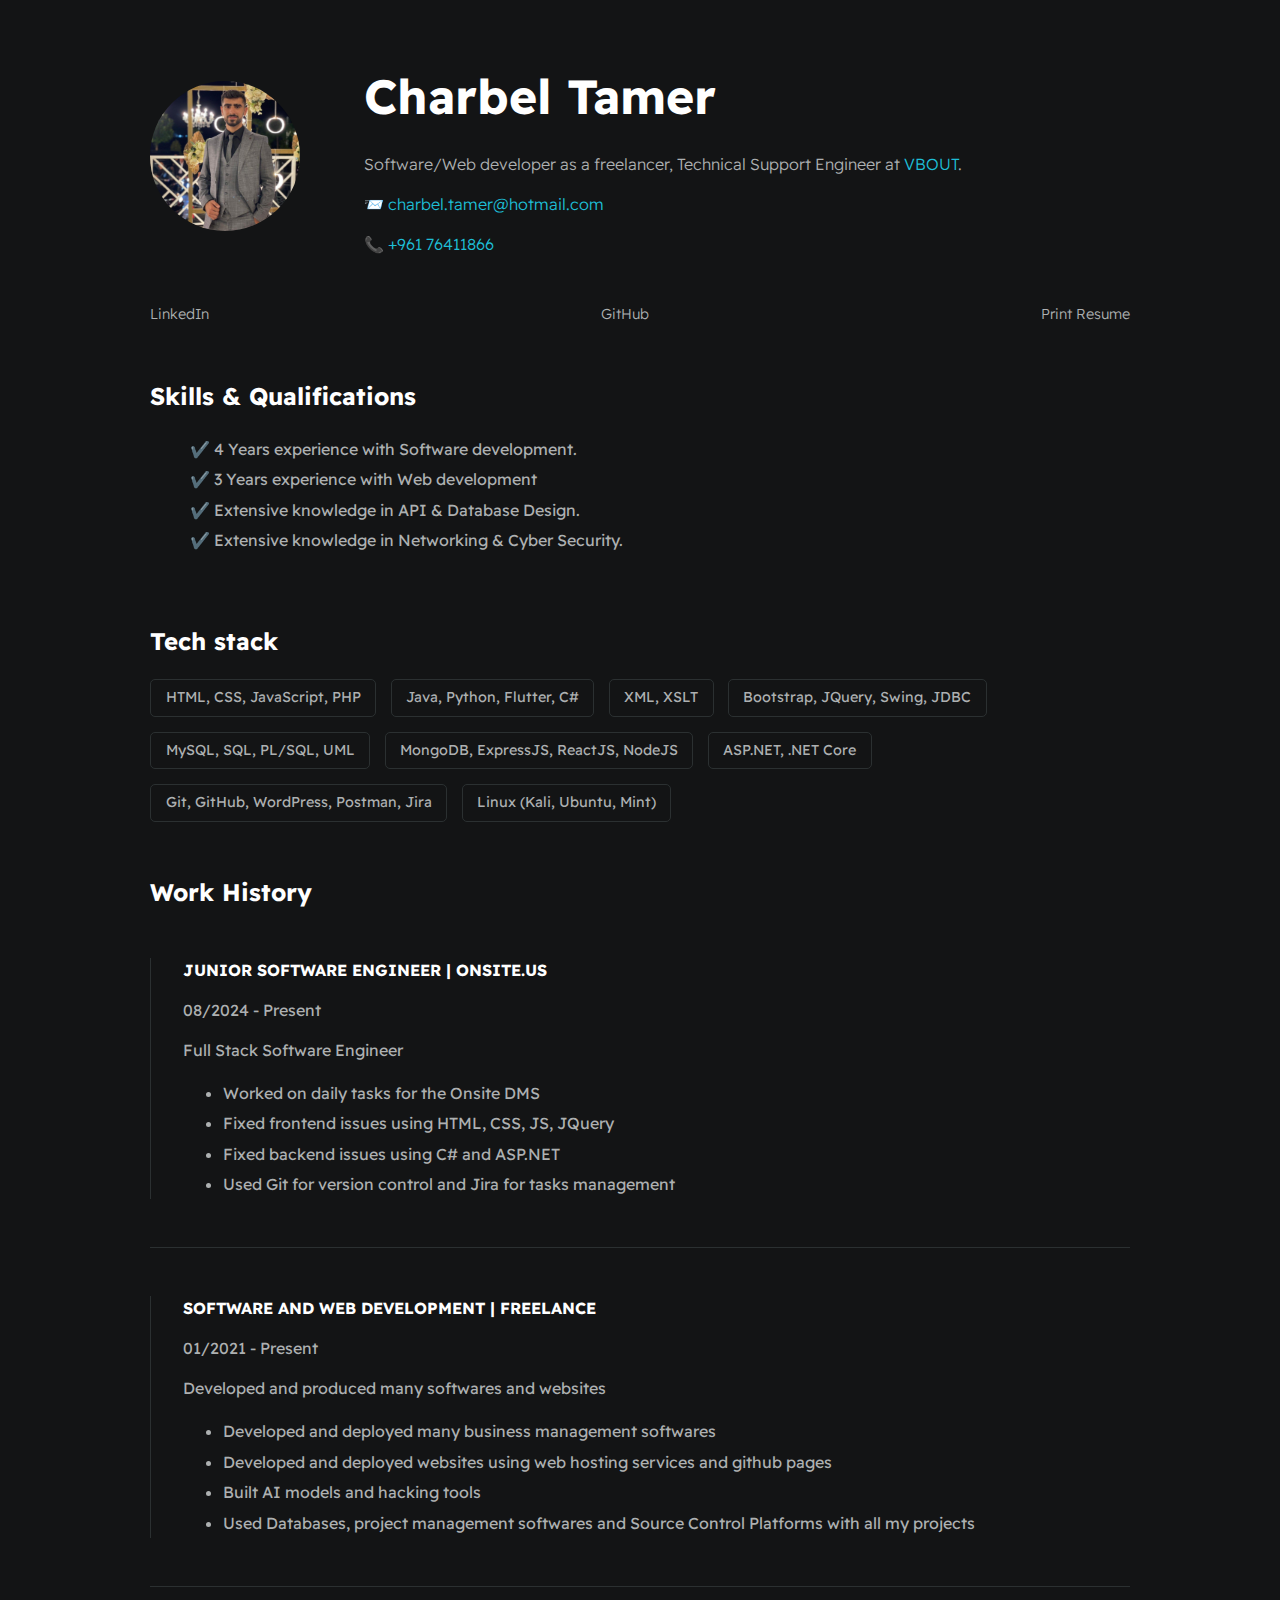
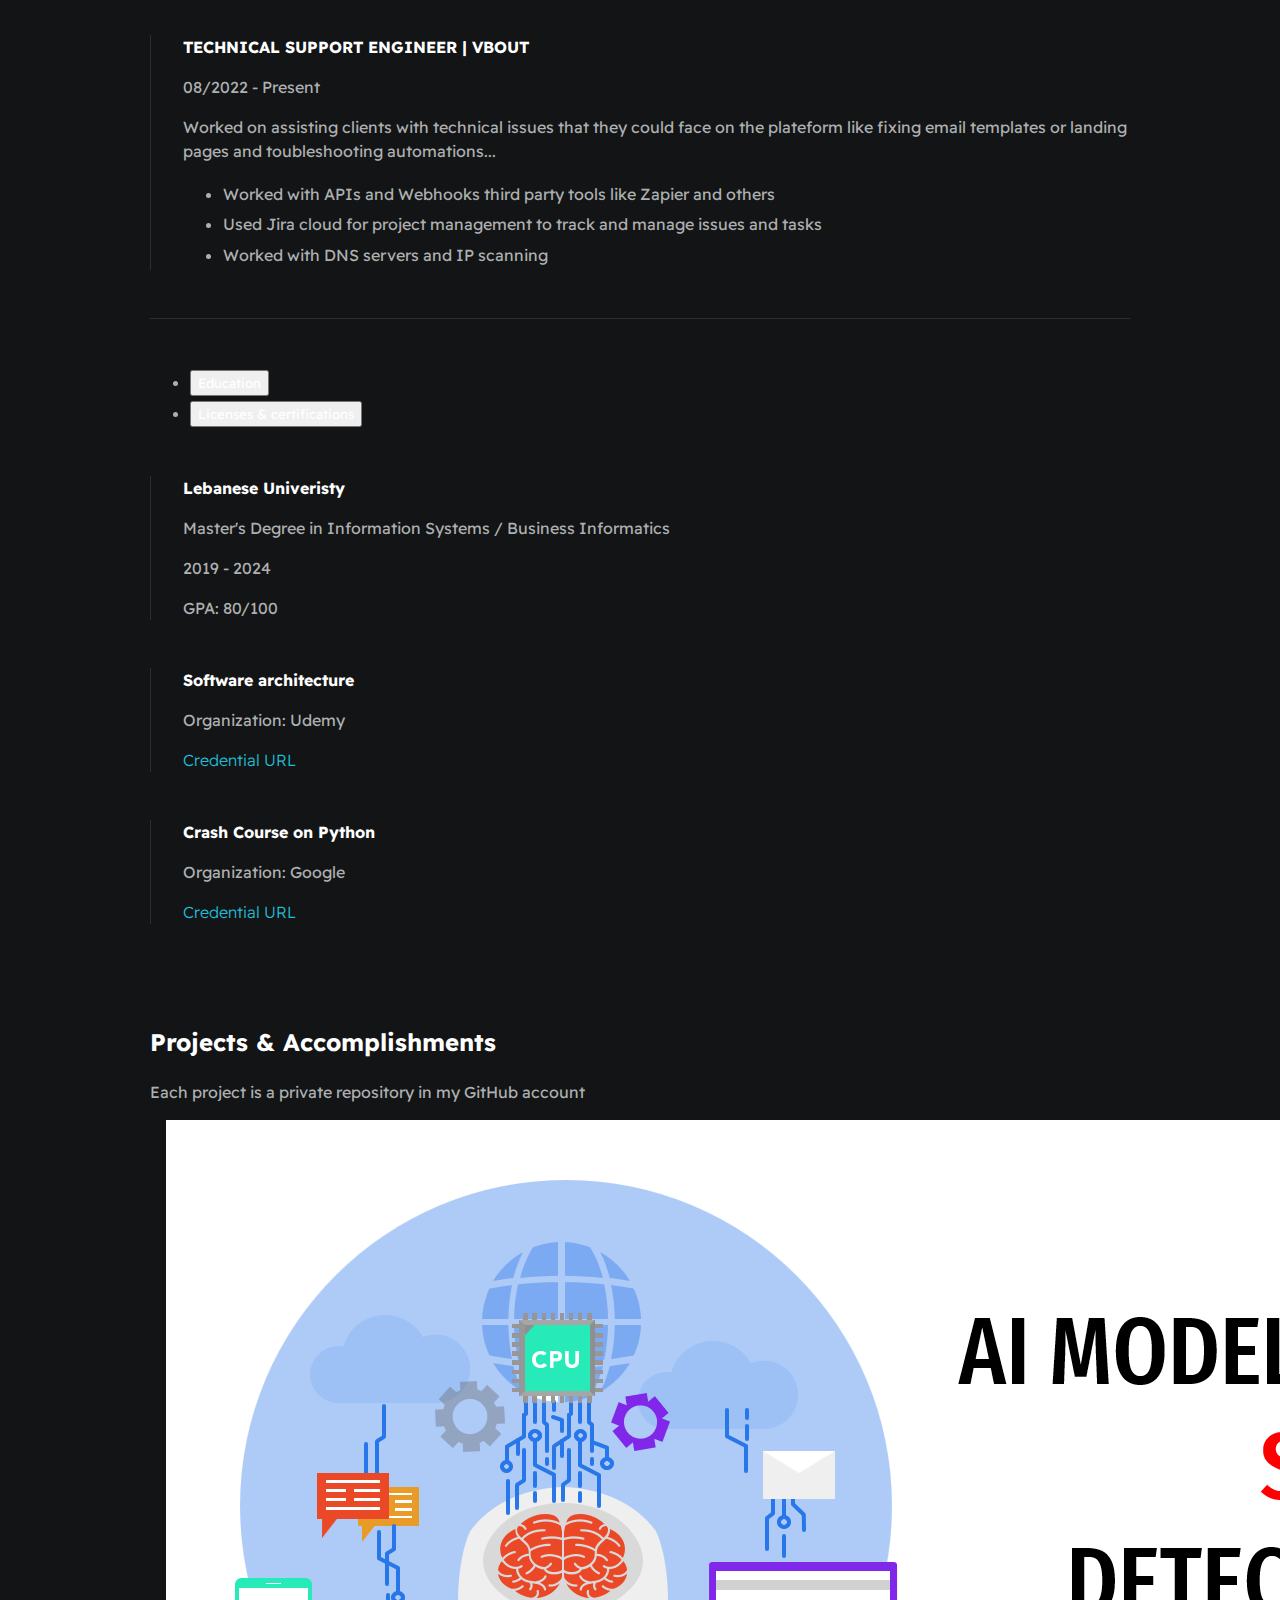
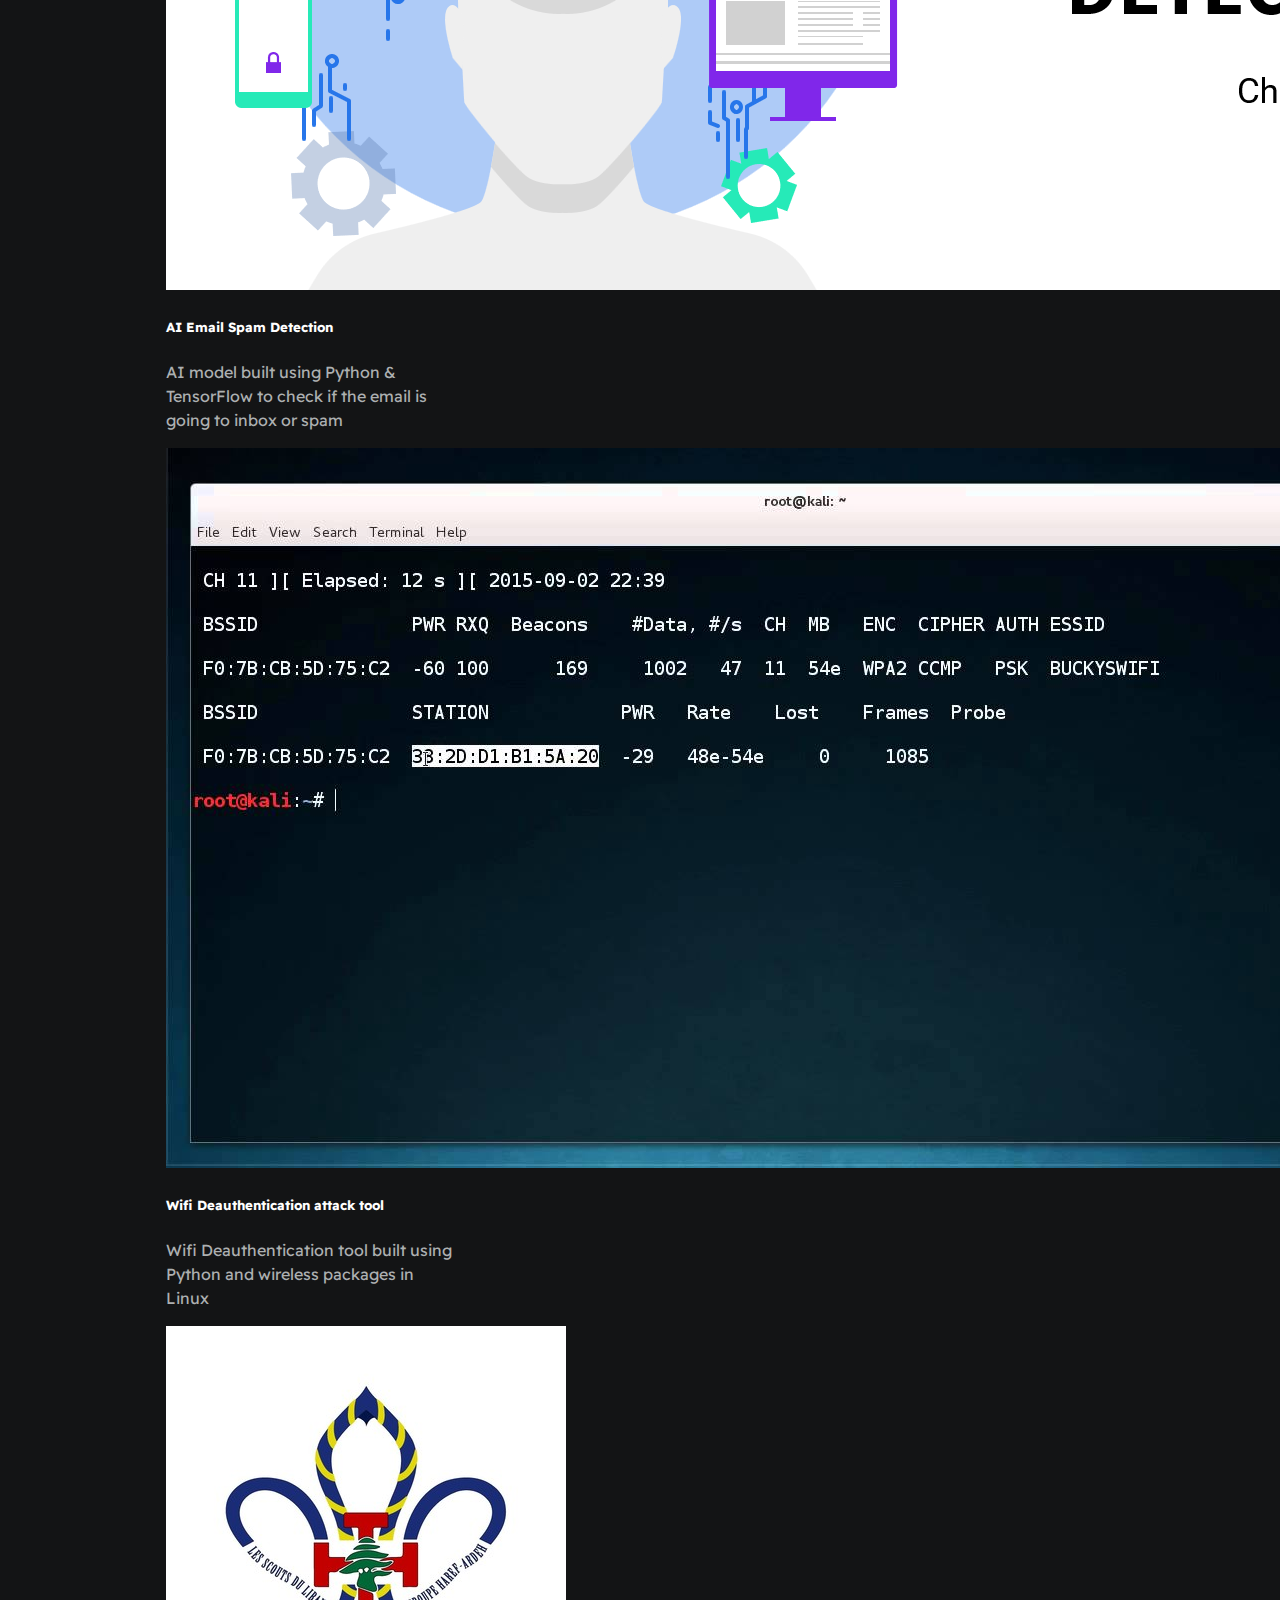
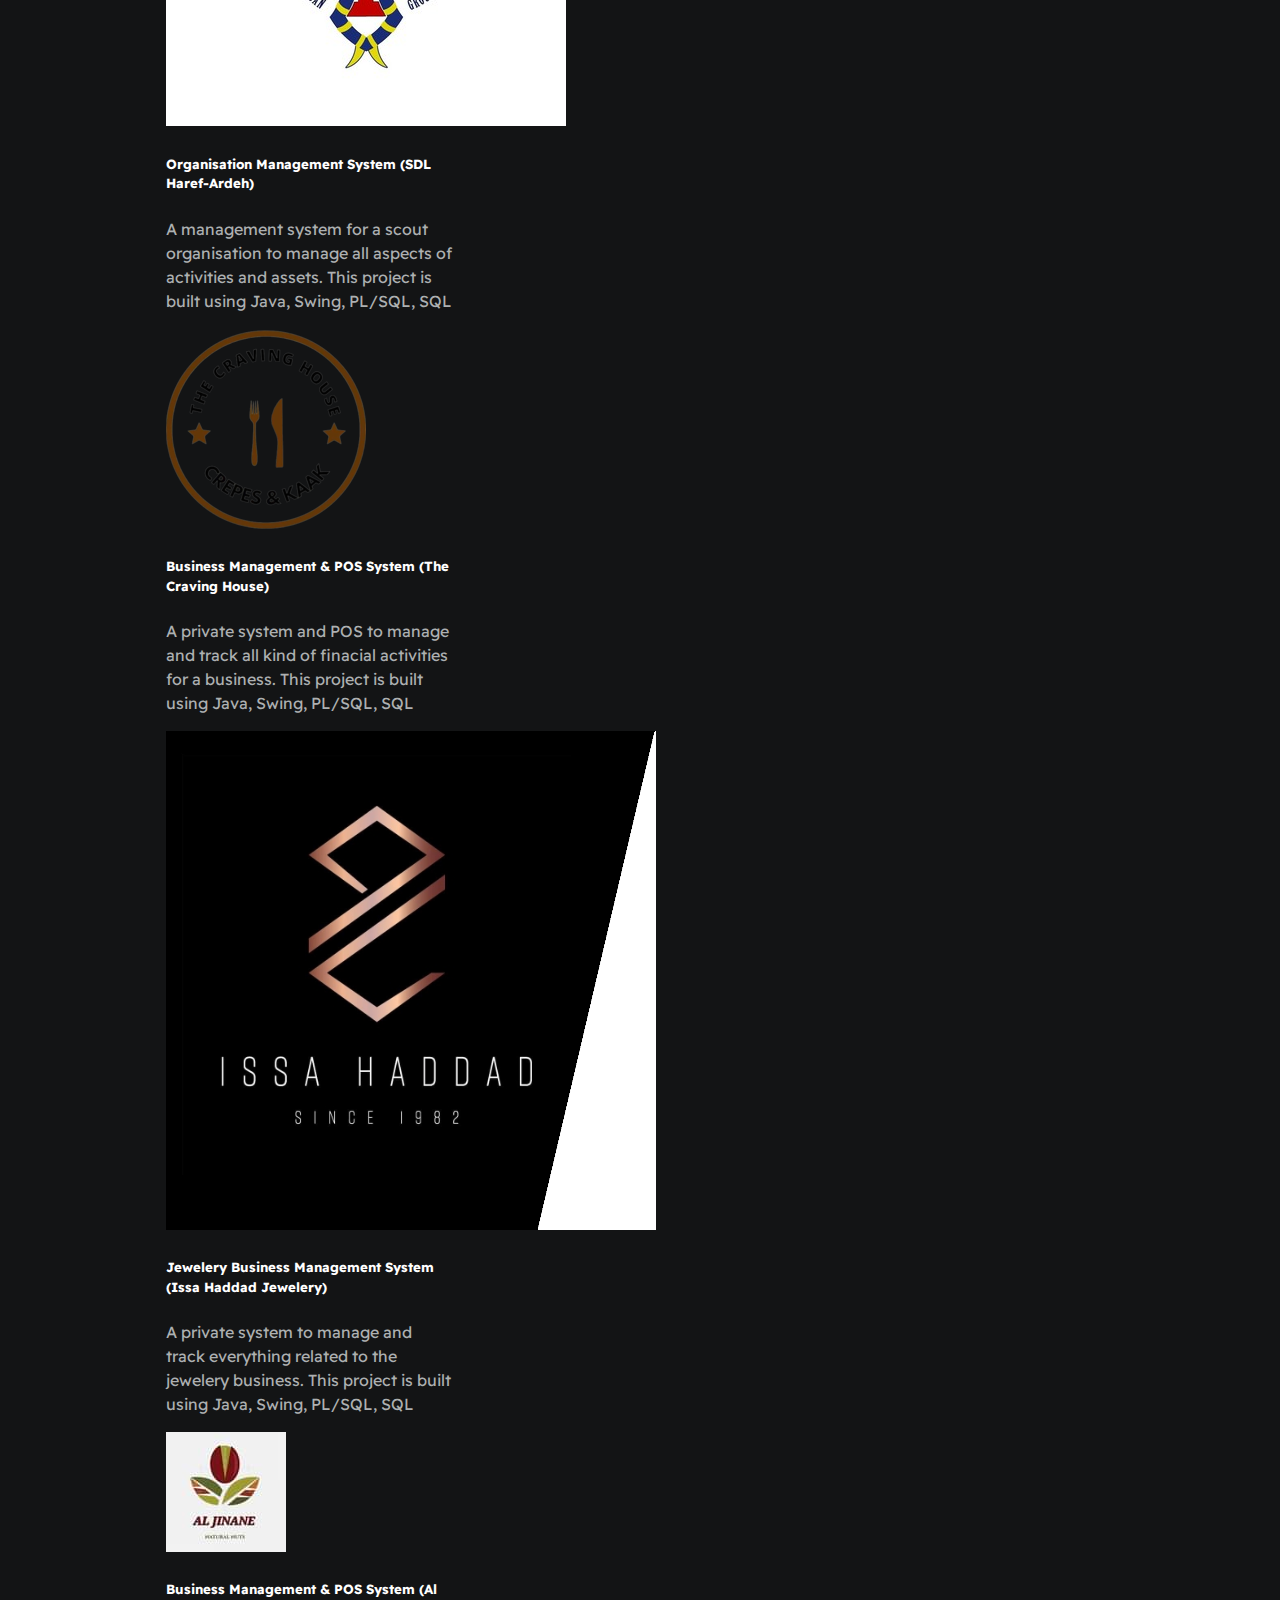
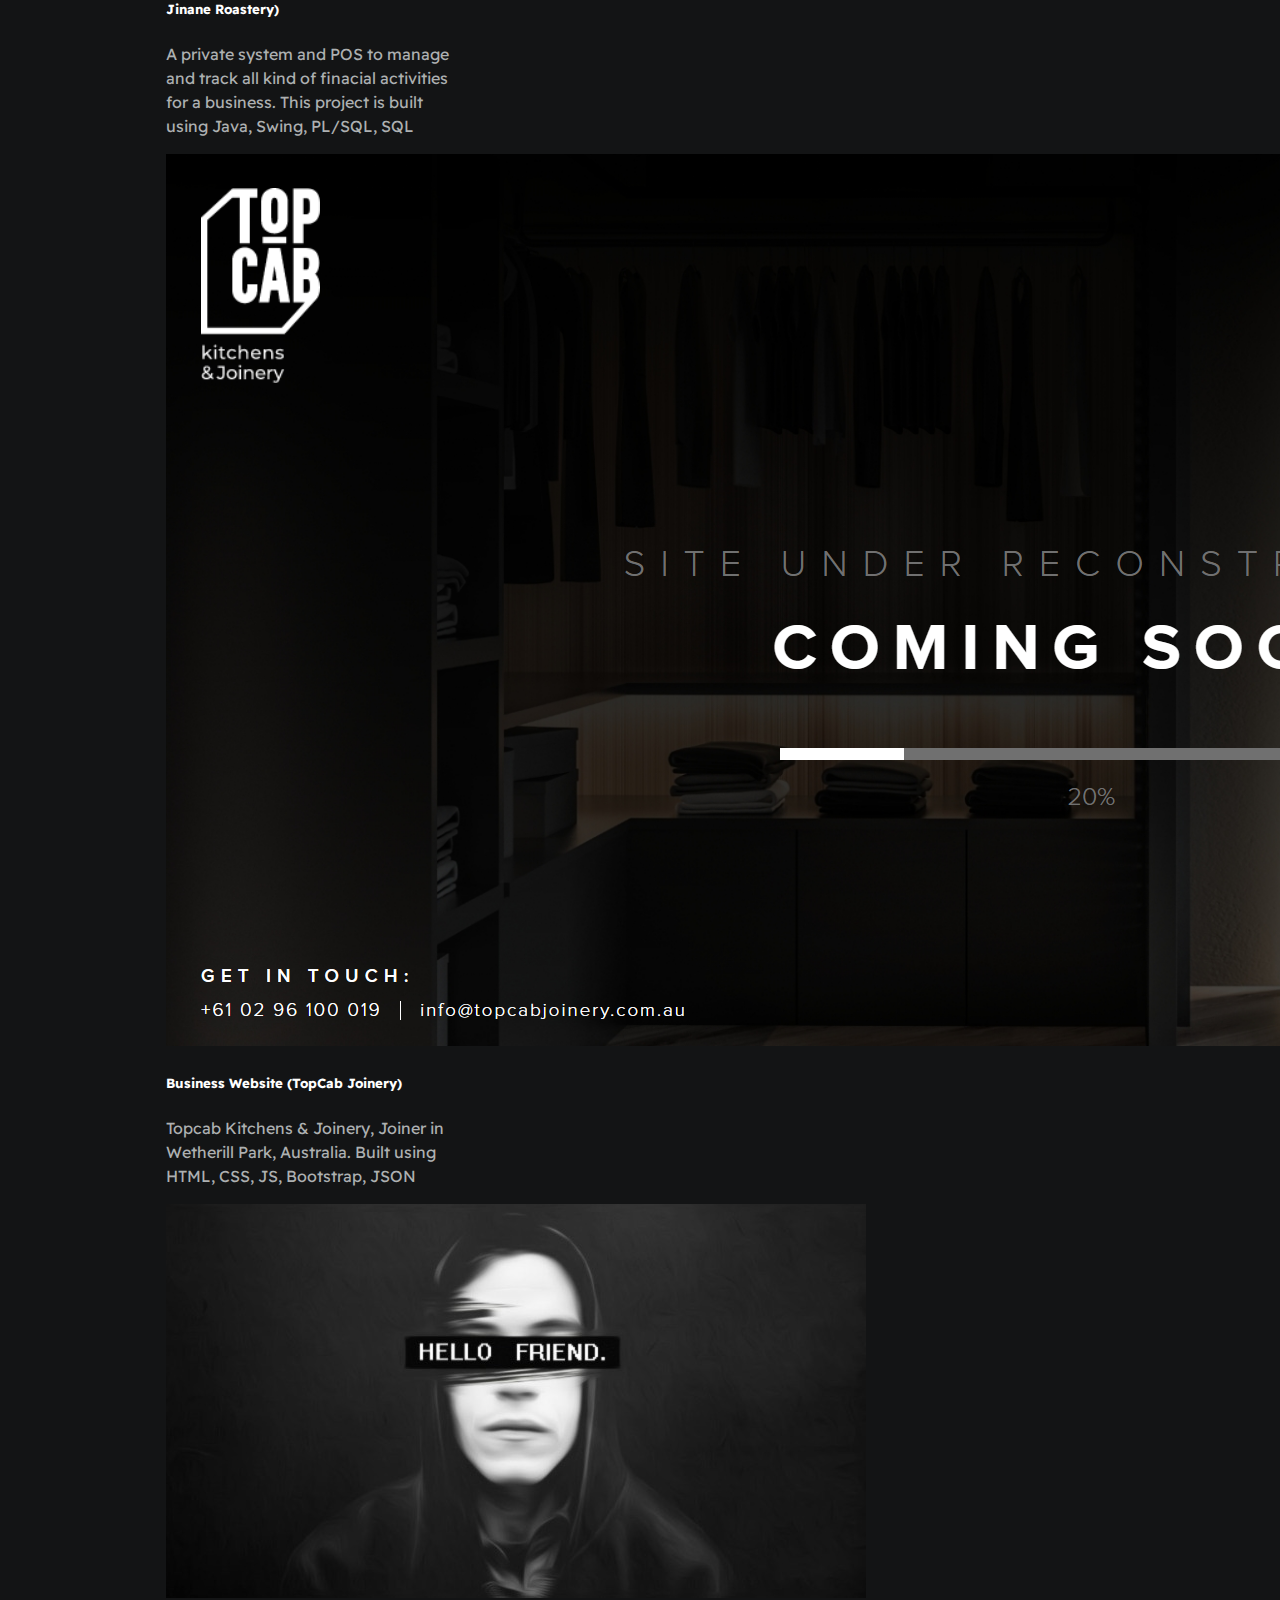
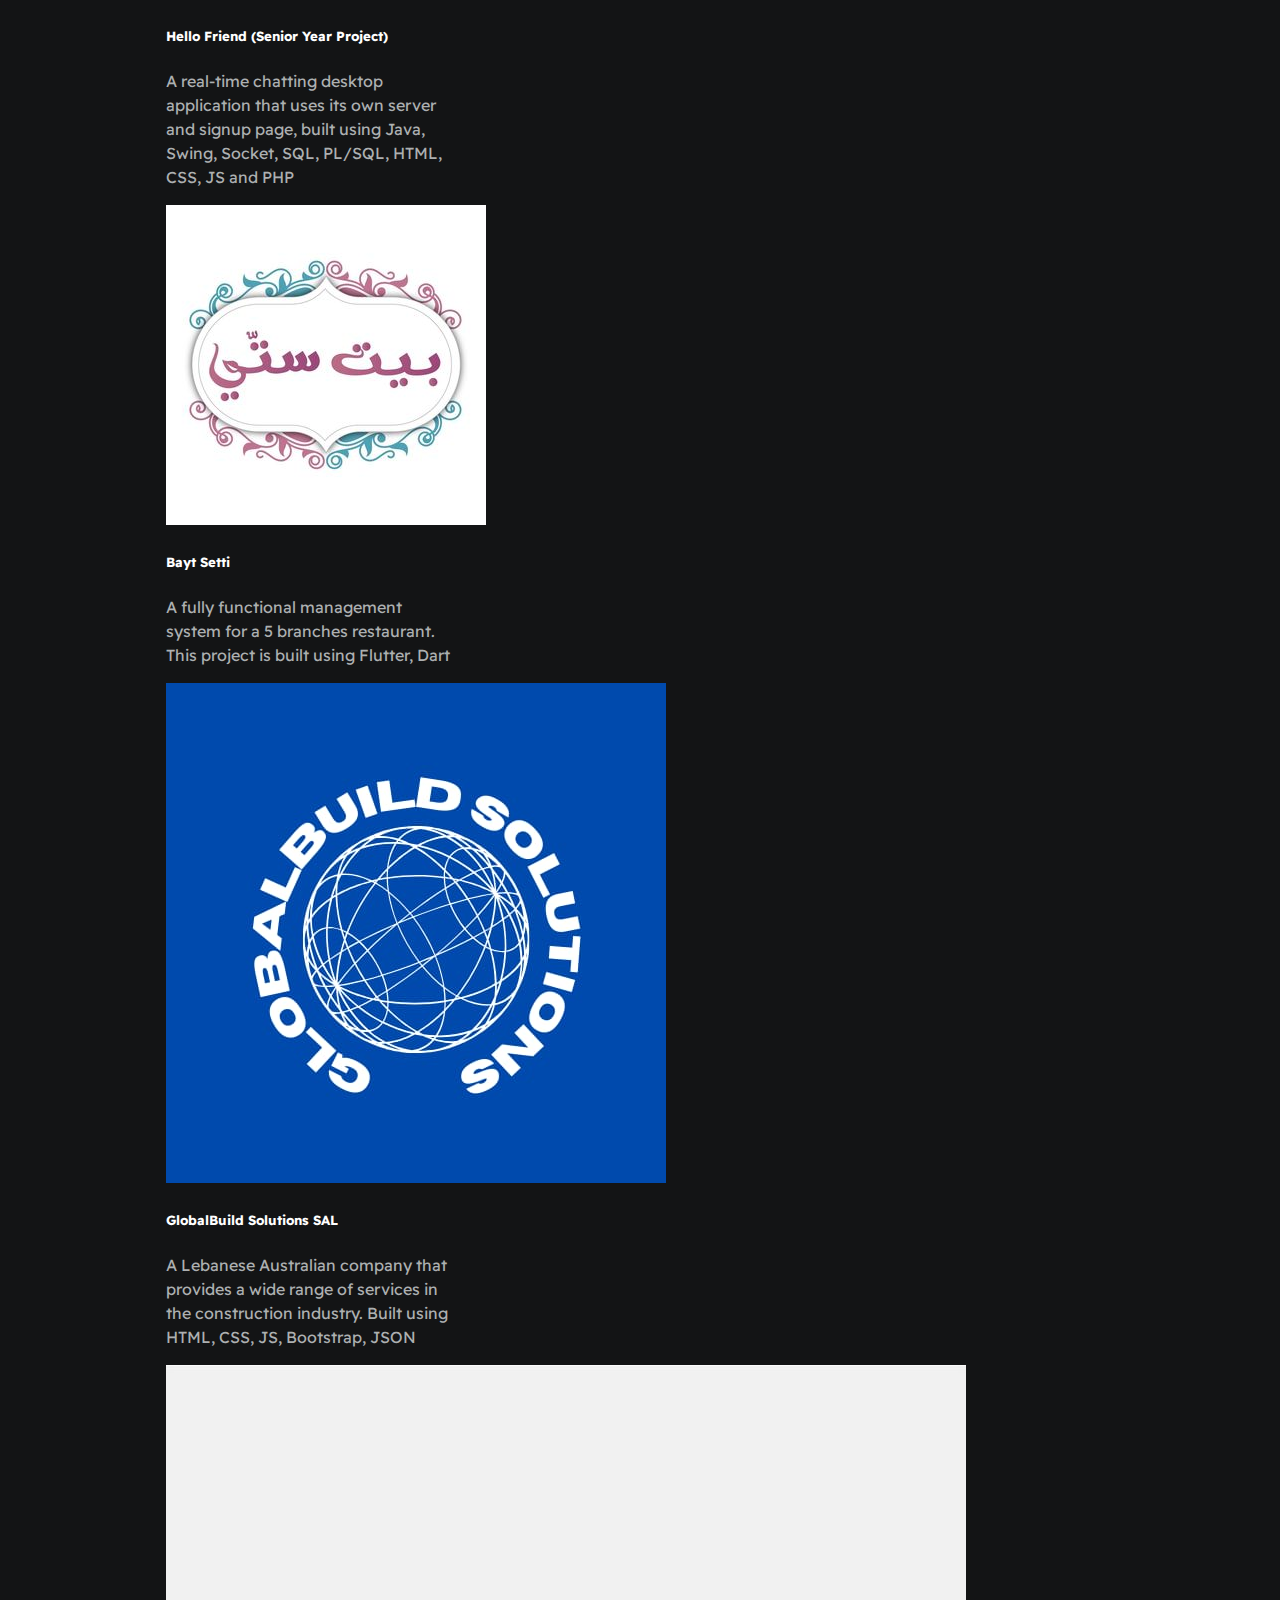
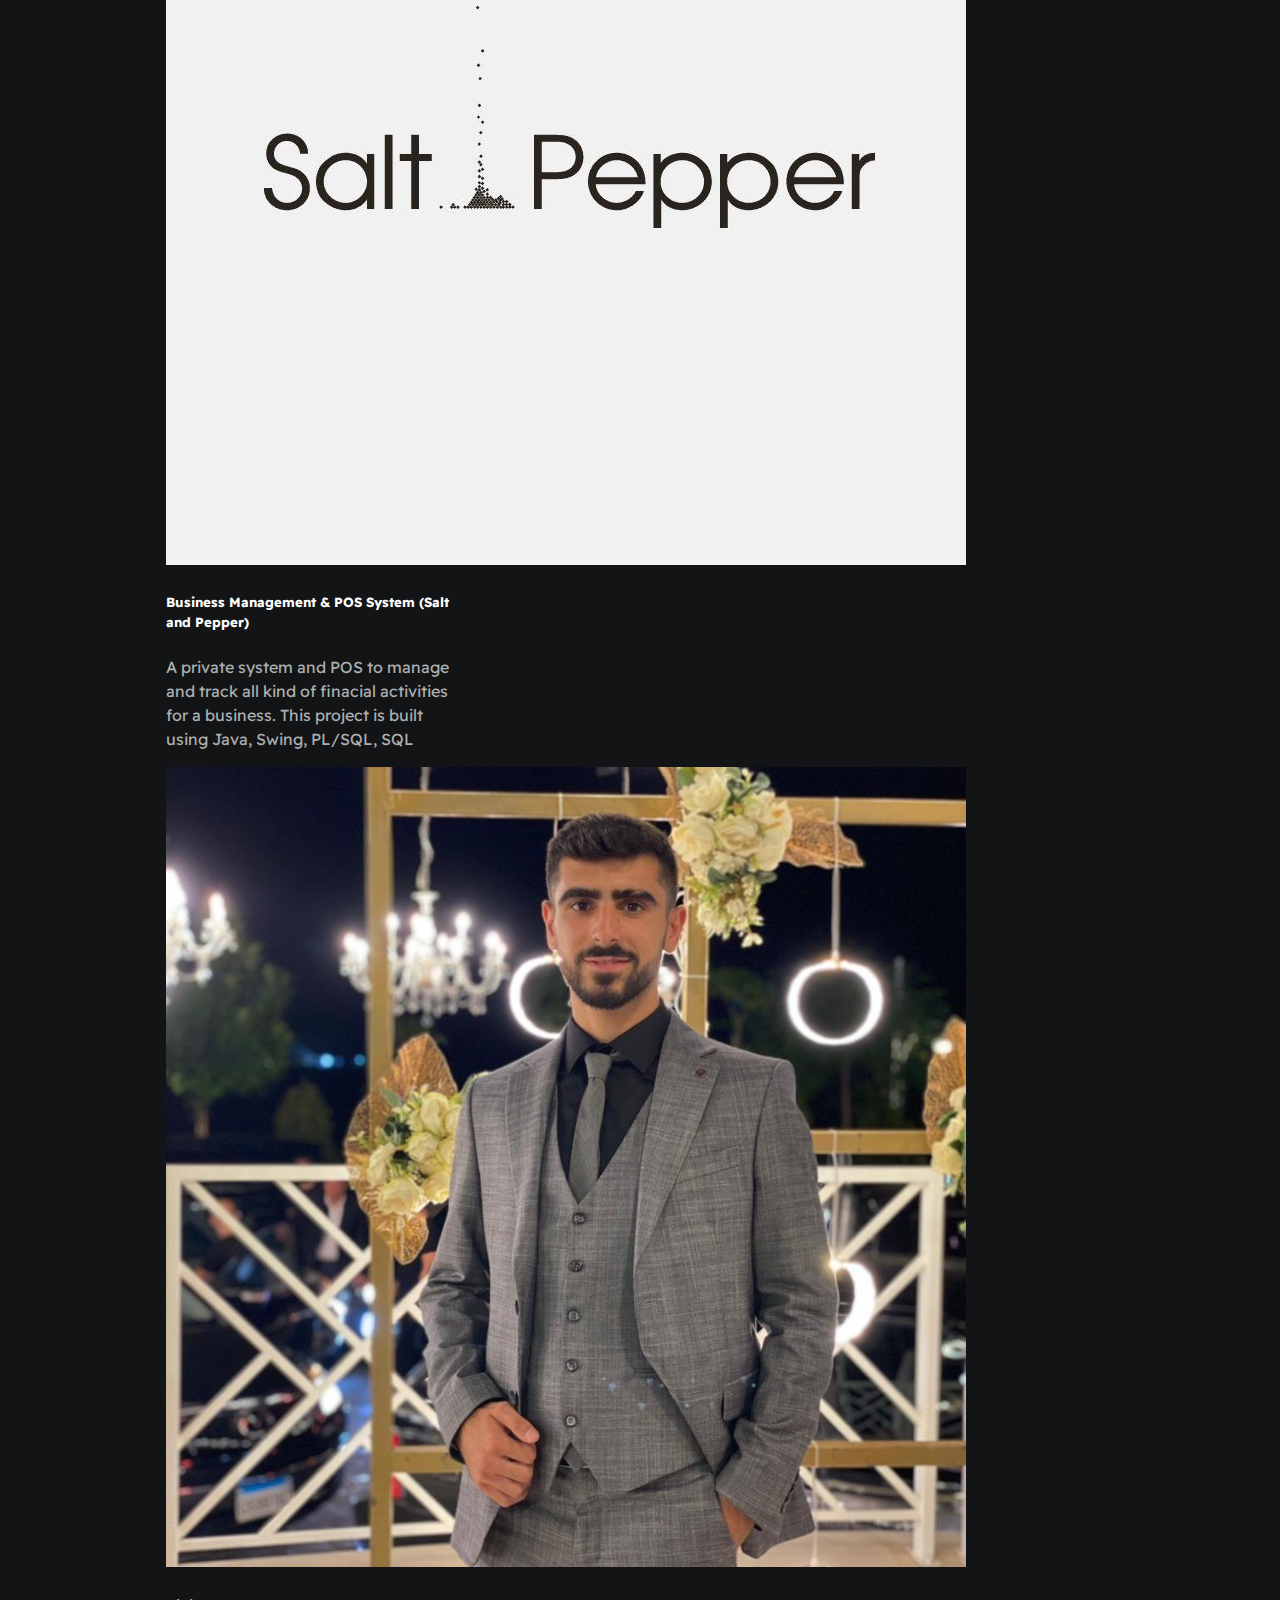
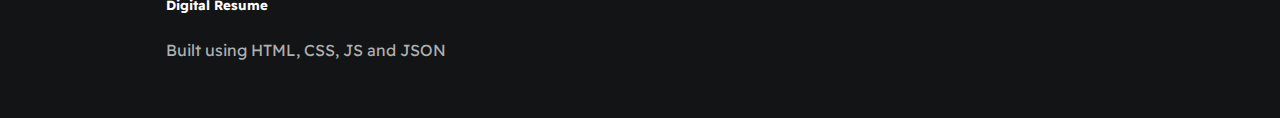
<file: index.html>
<!DOCTYPE html>
<html lang="en">

<head>
    <meta charset="utf-8">
    <meta http-equiv="X-UA-Compatible" content="IE=edge">
    <title>Charbel Tamer</title>
    <meta name="description" content="">
    <meta name="viewport" content="width=device-width, initial-scale=1">
    <link href="https://cdn.jsdelivr.net/npm/bootstrap@5.3.2/dist/css/bootstrap.min.css" rel="stylesheet"
        integrity="sha384-T3c6CoIi6uLrA9TneNEoa7RxnatzjcDSCmG1MXxSR1GAsXEV/Dwwykc2MPK8M2HN" crossorigin="anonymous">
    <script src="https://cdn.jsdelivr.net/npm/bootstrap@5.3.2/dist/js/bootstrap.bundle.min.js"
        integrity="sha384-C6RzsynM9kWDrMNeT87bh95OGNyZPhcTNXj1NW7RuBCsyN/o0jlpcV8Qyq46cDfL"
        crossorigin="anonymous"></script>
    <script src="/js/script.js" defer></script>
    <link rel="stylesheet" href="./styles/main.css">
</head>

<body>
    <div id="container--main">

        <section id="wrapper--hero" class="section--page">
            <img id="profile-pic" src="./assets/images/profile.jpeg" alt="Profile">

            <div>
                <h1 id="user-name">Charbel Tamer</h1>
                <p id="bio">Software/Web developer as a freelancer, Technical Support Engineer at <a
                        href="https://www.vbout.com/" target="_blank" rel="noopener">VBOUT</a>.</p>
                <p id="email">📨 <a href="mailto: charbel.tamer@hotmail.com">charbel.tamer@hotmail.com</a></p>
                <p id="phone">📞 <a href="tel:+96176411866">+961 76411866</a></p>
            </div>
        </section>

        <section class="section--page">

            <div id="socials--list">
                <a href="https://www.linkedin.com/in/charbel-tamer-5a64b122a/" target="_blank"
                    rel="noopener">LinkedIn</a>
                <a href="https://github.com/MrKali961" target="_blank" rel="noopener">GitHub</a>
                <a href="./print.html" target="">Print Resume</a>
            </div>
        </section>

        <section class="section--page">
            <h2>Skills & Qualifications</h2>
            <ul id="qualifications--list">
                <li>✔️ 4 Years experience with Software development.</li>
                <li>✔️ 3 Years experience with Web development</li>
                <li>✔️ Extensive knowledge in API & Database Design.</li>
                <li>✔️ Extensive knowledge in Networking & Cyber Security.</li>
            </ul>
        </section>

        <section class="section--page">
            <h2>Tech stack</h2>

            <div id="wrapper--techstack__items">
                <div class="card--techstack"><span>HTML, CSS, JavaScript, PHP</span></div>
                <div class="card--techstack"><span>Java, Python, Flutter, C#</span></div>
                <div class="card--techstack"><span>XML, XSLT</span></div>
                <div class="card--techstack"><span>Bootstrap, JQuery, Swing, JDBC</span></div>
                <div class="card--techstack"><span>MySQL, SQL, PL/SQL, UML</span></div>
                <div class="card--techstack"><span>MongoDB, ExpressJS, ReactJS, NodeJS</span></div>
                <div class="card--techstack"><span>ASP.NET, .NET Core</span></div>
                <div class="card--techstack"><span>Git, GitHub, WordPress, Postman, Jira</span></div>
                <div class="card--techstack"><span>Linux (Kali, Ubuntu, Mint)</span></div>
            </div>
        </section>

        <section id="work-history-wrapper" class="section--page">
            <h2>Work History</h2>
            <div class="card--work-history">
                <strong>JUNIOR SOFTWARE ENGINEER | ONSITE.US</strong>
                <p>08/2024 - Present</p>
                <p>Full Stack Software Engineer</p>
                <ul>
                    <li>Worked on daily tasks for the Onsite DMS</li>
                    <li>Fixed frontend issues using HTML, CSS, JS, JQuery</li>
                    <li>Fixed backend issues using C# and ASP.NET</li>
                    <li>Used Git for version control and Jira for tasks management</li>
                </ul>
            </div>
            <div class="line-break"></div>
            <div class="card--work-history">
                <strong>SOFTWARE AND WEB DEVELOPMENT | FREELANCE</strong>
                <p>01/2021 - Present</p>
                <p>Developed and produced many softwares and websites</p>
                <ul>
                    <li>Developed and deployed many business management softwares</li>
                    <li>Developed and deployed websites using web hosting services and github pages</li>
                    <li>Built AI models and hacking tools</li>
                    <li>Used Databases, project management softwares and Source Control Platforms with all my projects
                    </li>
                </ul>
            </div>

            <div class="line-break"></div>
            <div class="card--work-history">
                <strong>TECHNICAL SUPPORT ENGINEER | VBOUT</strong>
                <p>08/2022 - Present</p>
                <p>Worked on assisting clients with technical issues that they could face on the plateform like fixing
                    email
                    templates or landing pages and toubleshooting automations...</p>
                <ul>
                    <li>Worked with APIs and Webhooks third party tools like Zapier and others</li>
                    <li>Used Jira cloud for project management to track and manage issues and tasks</li>
                    <li>Worked with DNS servers and IP scanning</li>
                </ul>
            </div>

            <div class="line-break"></div>
        </section>

        <section class="section--page">
            <ul class="nav nav-pills mb-3" id="pills-tab" role="tablist">
                <li class="nav-item" role="presentation">
                    <button class="nav-link active" id="pills-home-tab" data-bs-toggle="pill"
                        data-bs-target="#pills-home" type="button" role="tab" aria-controls="pills-home"
                        aria-selected="true">Education</button>
                </li>
                <li class="nav-item" role="presentation">
                    <button class="nav-link" id="pills-profile-tab" data-bs-toggle="pill"
                        data-bs-target="#pills-profile" type="button" role="tab" aria-controls="pills-profile"
                        aria-selected="false">Licenses & certifications</button>
                </li>

            </ul>
            <div class="tab-content" id="pills-tabContent">
                <div class="tab-pane fade show active" id="pills-home" role="tabpanel" aria-labelledby="pills-home-tab"
                    tabindex="0">
                    <div class="card--work-history">
                        <strong>Lebanese Univeristy</strong>
                        <p>Master's Degree in Information Systems / Business Informatics</p>
                        <p>2019 - 2024</p>
                        <p>GPA: 80/100</p>
                    </div>
                </div>
                <div class="tab-pane fade" id="pills-profile" role="tabpanel" aria-labelledby="pills-profile-tab"
                    tabindex="0">
                    <div class="card--work-history">
                        <strong>Software architecture</strong>
                        <p>Organization: Udemy</p>
                        <p><a href="https://ude.my/UC-965f3cd5-911c-464e-b3ad-78fea066fecc">Credential URL</a></p>
                    </div>
                    <div class="card--work-history">
                        <strong>Crash Course on Python</strong>
                        <p>Organization: Google</p>
                        <p><a href="https://coursera.org/verify/4NRMV76CSBNG">Credential URL</a></p>
                    </div>
                </div>
            </div>
        </section>

        <section class="section--page">
            <h2>Projects & Accomplishments</h2>
            <p>Each project is a private repository in my GitHub account</p>
            <div class="container text-center">
                <div class="row">
                    <!-- JSON -->
                </div>
            </div>
        </section>

    </div>

</body>

</html>
</file>
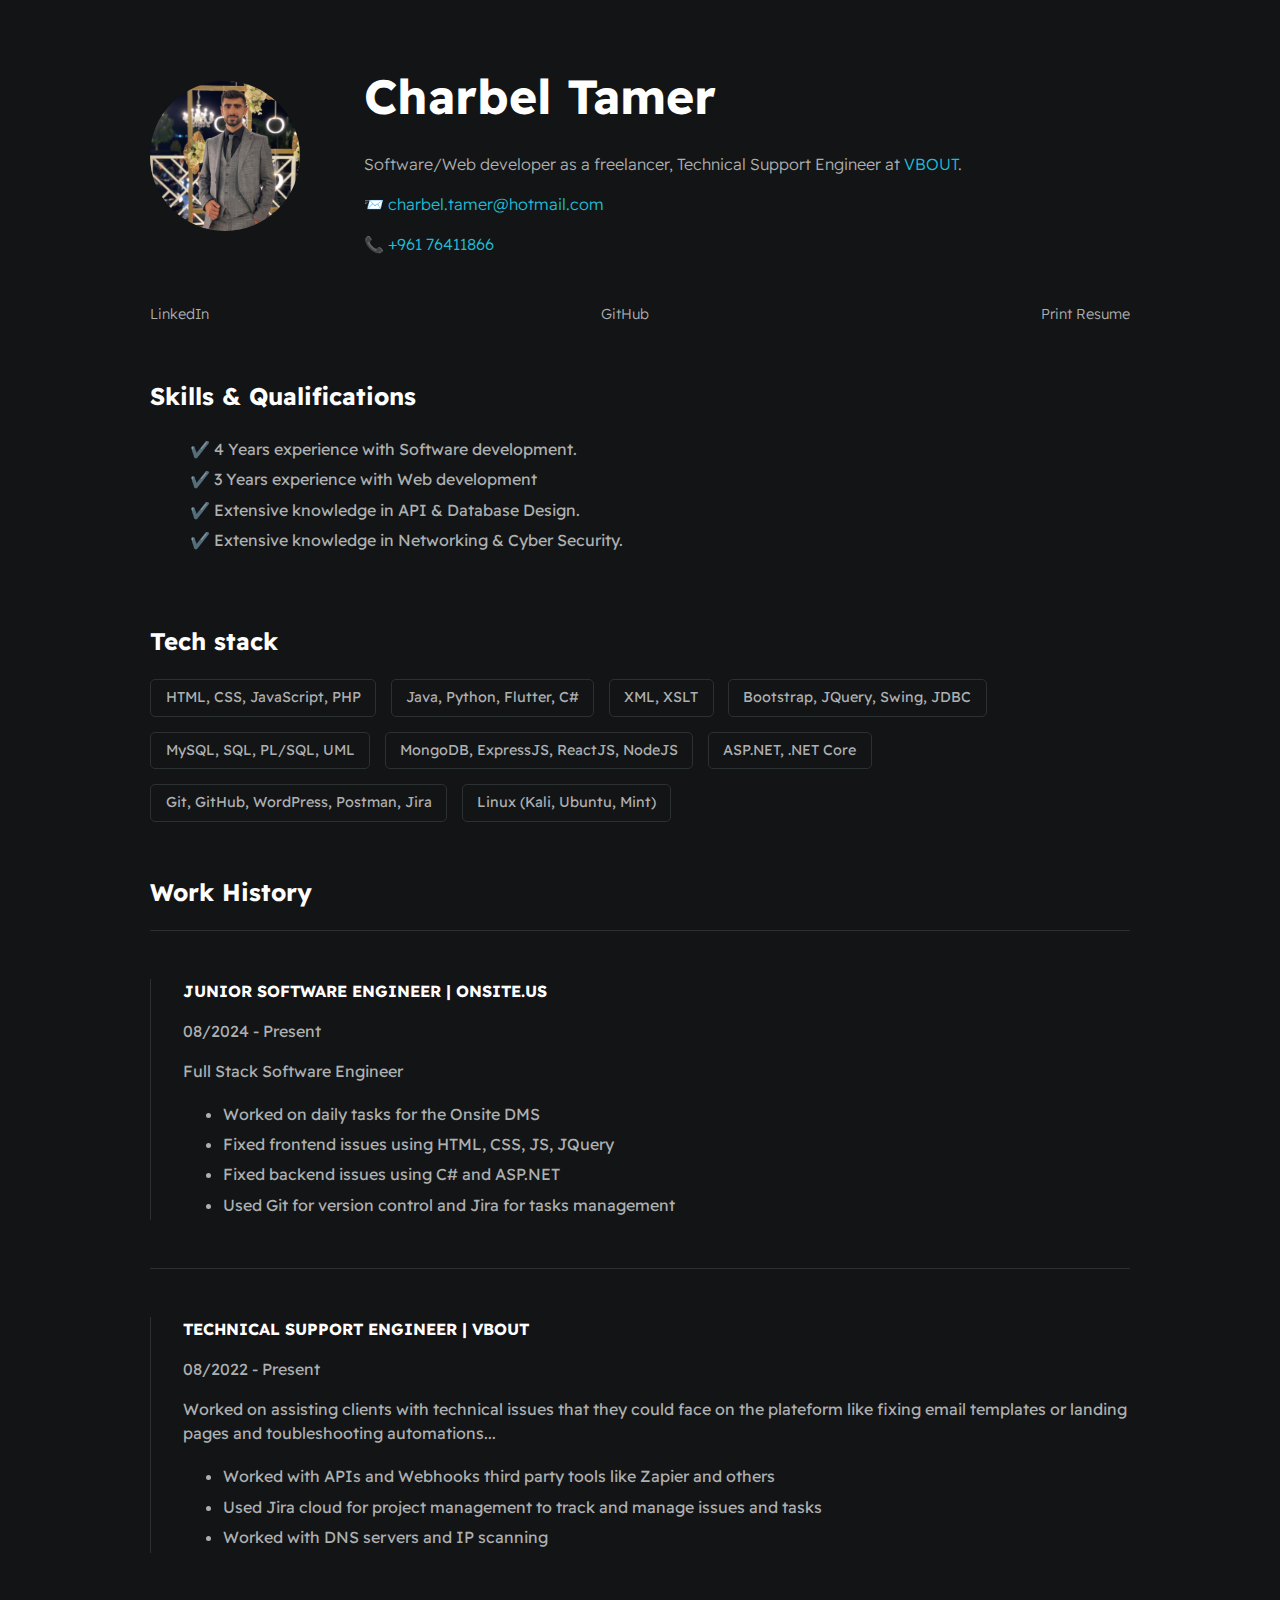
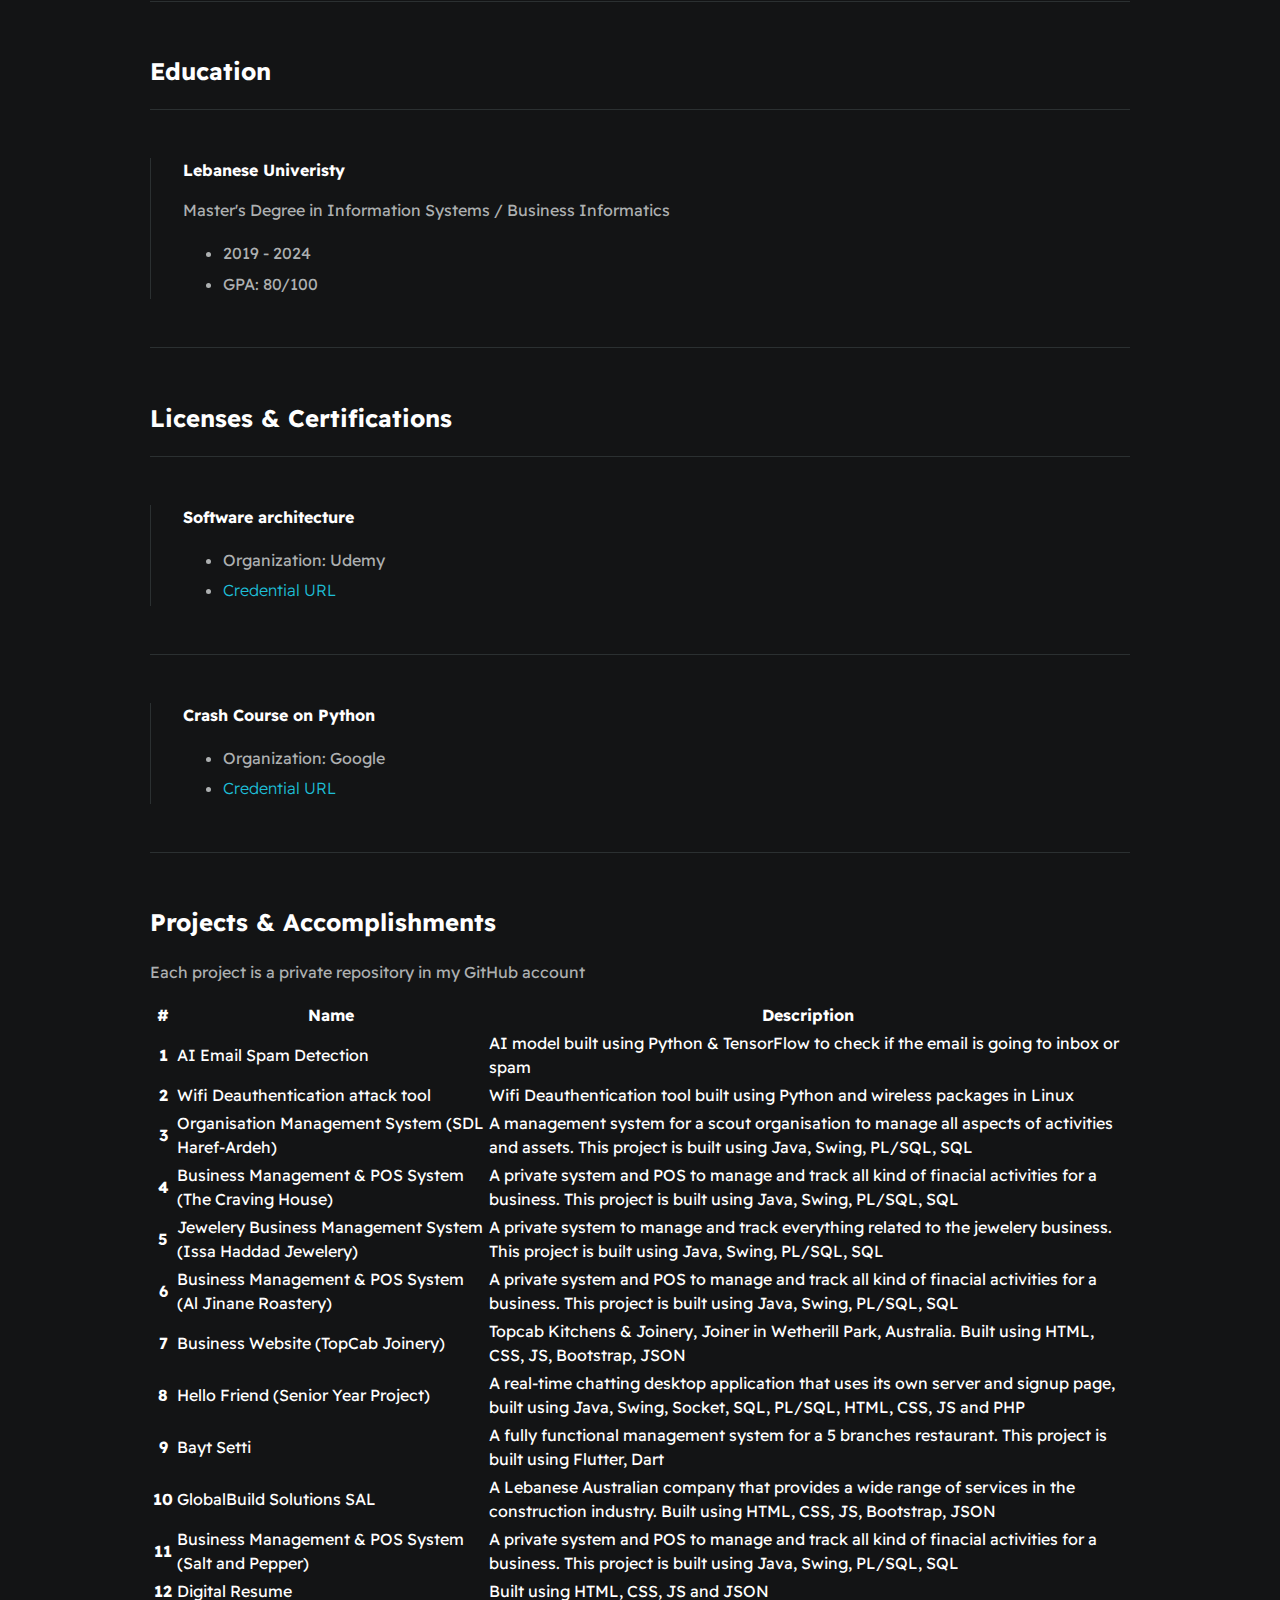
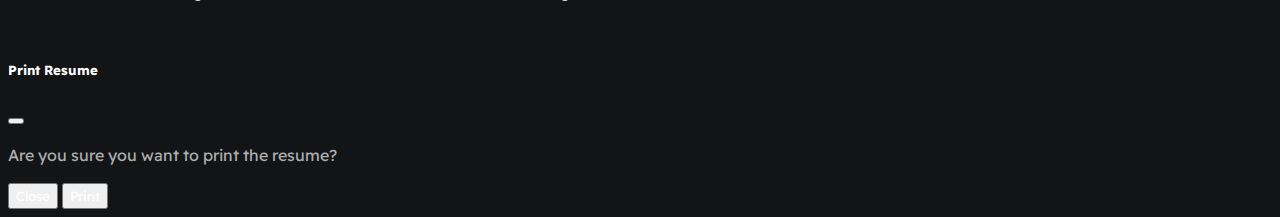
<file: print.html>
<!DOCTYPE html>
<html lang="en">

<head>
    <meta charset="utf-8">
    <meta http-equiv="X-UA-Compatible" content="IE=edge">
    <title>Charbel Tamer</title>
    <meta name="description" content="">
    <meta name="viewport" content="width=device-width, initial-scale=1">
    <link href="https://cdn.jsdelivr.net/npm/bootstrap@5.3.2/dist/css/bootstrap.min.css" rel="stylesheet"
        integrity="sha384-T3c6CoIi6uLrA9TneNEoa7RxnatzjcDSCmG1MXxSR1GAsXEV/Dwwykc2MPK8M2HN" crossorigin="anonymous">
    <script src="https://cdn.jsdelivr.net/npm/bootstrap@5.3.2/dist/js/bootstrap.bundle.min.js"
        integrity="sha384-C6RzsynM9kWDrMNeT87bh95OGNyZPhcTNXj1NW7RuBCsyN/o0jlpcV8Qyq46cDfL"
        crossorigin="anonymous"></script>
    <script src="/js/script.js" defer></script>
    <link rel="stylesheet" href="./styles/main.css">
</head>

<body>
    <div id="container--main">

        <section id="wrapper--hero" class="section--page">
            <img id="profile-pic" src="./assets/images/profile.jpeg" alt="Profile">

            <div>
                <h1 id="user-name">Charbel Tamer</h1>
                <p id="bio">Software/Web developer as a freelancer, Technical Support Engineer at <a
                        href="https://www.vbout.com/" target="_blank" rel="noopener">VBOUT</a>.</p>
                <p id="email">📨 <a href="mailto: charbel.tamer@hotmail.com">charbel.tamer@hotmail.com</a></p>
                <p id="phone">📞 <a href="tel:+96176411866">+961 76411866</a></p>
            </div>
        </section>

        <section class="section--page">

            <div id="socials--list">
                <a href="https://www.linkedin.com/in/charbel-tamer-5a64b122a/" target="_blank"
                    rel="noopener">LinkedIn</a>
                <a href="https://github.com/MrKali961" target="_blank" rel="noopener">GitHub</a>
                <a href="#" class="print" target="">Print Resume</a>
            </div>
        </section>

        <section class="section--page">
            <h2>Skills & Qualifications</h2>
            <ul id="qualifications--list">
                <li>✔️ 4 Years experience with Software development.</li>
                <li>✔️ 3 Years experience with Web development</li>
                <li>✔️ Extensive knowledge in API & Database Design.</li>
                <li>✔️ Extensive knowledge in Networking & Cyber Security.</li>
            </ul>
        </section>

        <section class="section--page">
            <h2>Tech stack</h2>

            <div id="wrapper--techstack__items">
                <div class="card--techstack"><span>HTML, CSS, JavaScript, PHP</span></div>
                <div class="card--techstack"><span>Java, Python, Flutter, C#</span></div>
                <div class="card--techstack"><span>XML, XSLT</span></div>
                <div class="card--techstack"><span>Bootstrap, JQuery, Swing, JDBC</span></div>
                <div class="card--techstack"><span>MySQL, SQL, PL/SQL, UML</span></div>
                <div class="card--techstack"><span>MongoDB, ExpressJS, ReactJS, NodeJS</span></div>
                <div class="card--techstack"><span>ASP.NET, .NET Core</span></div>
                <div class="card--techstack"><span>Git, GitHub, WordPress, Postman, Jira</span></div>
                <div class="card--techstack"><span>Linux (Kali, Ubuntu, Mint)</span></div>
            </div>
        </section>

        <section id="work-history-wrapper" class="section--page">
            <h2>Work History</h2>

            <div class="line-break"></div>
            <div class="card--work-history">
                <strong>JUNIOR SOFTWARE ENGINEER | ONSITE.US</strong>
                <p>08/2024 - Present</p>
                <p>Full Stack Software Engineer</p>
                <ul>
                    <li>Worked on daily tasks for the Onsite DMS</li>
                    <li>Fixed frontend issues using HTML, CSS, JS, JQuery</li>
                    <li>Fixed backend issues using C# and ASP.NET</li>
                    <li>Used Git for version control and Jira for tasks management</li>
                </ul>
            </div>
            <div class="line-break"></div>
            <div class="card--work-history">
                <strong>TECHNICAL SUPPORT ENGINEER | VBOUT</strong>
                <p>08/2022 - Present</p>
                <p>Worked on assisting clients with technical issues that they could face on the plateform like fixing
                    email
                    templates or landing pages and toubleshooting automations...</p>
                <ul>
                    <li>Worked with APIs and Webhooks third party tools like Zapier and others</li>
                    <li>Used Jira cloud for project management to track and manage issues and tasks</li>
                    <li>Worked with DNS servers and IP scanning</li>
                </ul>
            </div>

            <div class="line-break"></div>
        </section>

        <section id="work-history-wrapper" class="section--page">
            <h2>Education</h2>

            <div class="line-break"></div>
            <div class="card--work-history">
                <strong>Lebanese Univeristy</strong>
                <p>Master's Degree in Information Systems / Business Informatics</p>
                <ul>
                    <li>2019 - 2024</li>
                    <li>GPA: 80/100</li>
                </ul>
            </div>
            <div class="line-break"></div>
        </section>
        <section id="work-history-wrapper" class="section--page">
            <h2>Licenses & Certifications</h2>

            <div class="line-break"></div>
            <div class="card--work-history">
                <strong>Software architecture</strong>
                <ul>
                    <li>Organization: Udemy</li>
                    <li><a href="https://ude.my/UC-965f3cd5-911c-464e-b3ad-78fea066fecc">Credential URL</a></li>
                </ul>
            </div>
            <div class="line-break"></div>
            <div class="card--work-history">
                <strong>Crash Course on Python</strong>
                <ul>
                    <li>Organization: Google</li>
                    <li><a href="https://coursera.org/verify/4NRMV76CSBNG">Credential URL</a></li>
                </ul>
            </div>
            <div class="line-break"></div>
        </section>

        <section class="section--page">
            <h2>Projects & Accomplishments</h2>
            <p>Each project is a private repository in my GitHub account</p>
            <table class="table table-dark table-striped">
                <thead>
                    <tr>
                        <th scope="col">#</th>
                        <th scope="col">Name</th>
                        <th scope="col">Description</th>
                    </tr>
                </thead>
                <tbody class="tbody">
                    <!-- JSON -->
                </tbody>
            </table>
        </section>
    </div>

    <div class="modal" tabindex="-1" id="printModal">
        <div class="modal-dialog">
            <div class="modal-content">
                <div class="modal-header">
                    <h5 class="modal-title text-primary">Print Resume</h5>
                    <button type="button" class="btn-close" data-bs-dismiss="modal" aria-label="Close"></button>
                </div>
                <div class="modal-body">
                    <p>Are you sure you want to print the resume?</p>
                </div>
                <div class="modal-footer">
                    <button type="button" class="btn btn-secondary" data-bs-dismiss="modal">Close</button>
                    <button type="button" class="btn btn-primary print" data-bs-dismiss="modal">Print</button>
                </div>
            </div>
        </div>
    </div>
</body>

</html>
</file>
<file: styles/main.css>
@import url("https://fonts.googleapis.com/css2?family=Readex+Pro:wght@300;400;500;600;700&display=swap");

:root {
  --mainTextColor-light: #000;
  --secondaryTextColor-light: rgb(51 51 51);
  --mainLinkColor-light: #0da2b8;
  --mainBorderColor-light: rgb(218, 218, 218);
  --mainBgColor-light: rgb(249, 250, 251);

  --mainTextColor-dark: #fff;
  --secondaryTextColor-dark: #adb0b1;
  --mainLinkColor-dark: rgb(30, 190, 214);
  --mainBorderColor-dark: #2b3031;
  --mainBgColor-dark: #131415;

  --mainTextColor: var(--mainTextColor-dark);
  --secondaryTextColor: var(--secondaryTextColor-dark);
  --mainLinkColor: var(--mainLinkColor-dark);
  --mainBorderColor: var(--mainBorderColor-dark);
  --mainBgColor: var(--mainBgColor-dark);
}

* {
  font-family: "Readex Pro";
  line-height: 1.5em;
  box-sizing: border-box;
  color: var(--mainTextColor);
}

body {
  background-color: var(--mainBgColor);
}

p,
span,
li {
  color: var(--secondaryTextColor);
  font-size: 1em;
}

a {
  text-decoration: none;
  color: var(--mainLinkColor);
  font-weight: 500;
}

li {
  line-height: 1.9em;
}

#container--main {
  max-width: 80%;
  margin: 0 auto;
  padding: 1em;
}

.section--page {
  padding-top: 1em;
  padding-bottom: 1em;
}

#wrapper--hero {
  display: flex;
  align-items: center;
  gap: 4em;
}

#bio,
a {
  font-weight: 300;
}

#user-name {
  font-size: 48px;
  line-height: 1em;
}

#profile-pic {
  width: 150px;
  height: 150px;
  object-fit: cover;
  border-radius: 50%;
}

#email {
  color: var(--mainTextColor);
}

#socials--list {
  display: flex;
  justify-content: space-between;
  column-gap: 1em;
  flex-wrap: wrap;
}

#socials--list a {
  font-weight: 300;
  color: var(--secondaryTextColor);
  font-size: 0.9em;
  transition: 0.3s;
}

#socials--list a:hover {
  font-weight: 100;
  color: var(--mainLinkColor);
  font-size: 0.9em;
}

#qualifications--list {
  list-style: none;
}

#wrapper--techstack__items {
  display: flex;
  flex-wrap: wrap;
  gap: 1em;
  font-size: 0.9em;
}

.card--techstack {
  border: 1px solid var(--mainBorderColor);
  border-radius: 5px;
  padding: 0.5em 1em;
  align-items: center;
}

.card--project {
  padding-top: 1em;
  padding-bottom: 1em;
  border-top: 1px solid var(--mainBorderColor);
}

.card--project a {
  color: var(--mainTextColor);

  transition: 0.3s;
}

.card--project a:hover {
  color: rgb(30, 190, 214);
}

.card--work-history {
  border-left: 1px solid var(--mainBorderColor);
  margin-top: 3em;
  margin-bottom: 3em;
  padding-left: 2em;
}

.line-break {
  background-color: var(--mainBorderColor);
  height: 1px;
}

.col {
  margin: 1rem;
}

@media (max-width: 600px) {
  #container--main {
    max-width: 700px;
    margin: 0 auto;
    padding: 1em;
  }

  .section--page {
    padding-top: 1em;
    padding-bottom: 1em;
  }

  #wrapper--hero {
    display: flex;
    align-items: center;
    gap: 1em;
  }

  #profile-pic {
    width: 200px;
    height: 200px;
  }

  #wrapper--hero {
    flex-direction: column;
  }

  .card--work-history {
    border-left: none;
    padding-left: 0;
  }
}
</file>
